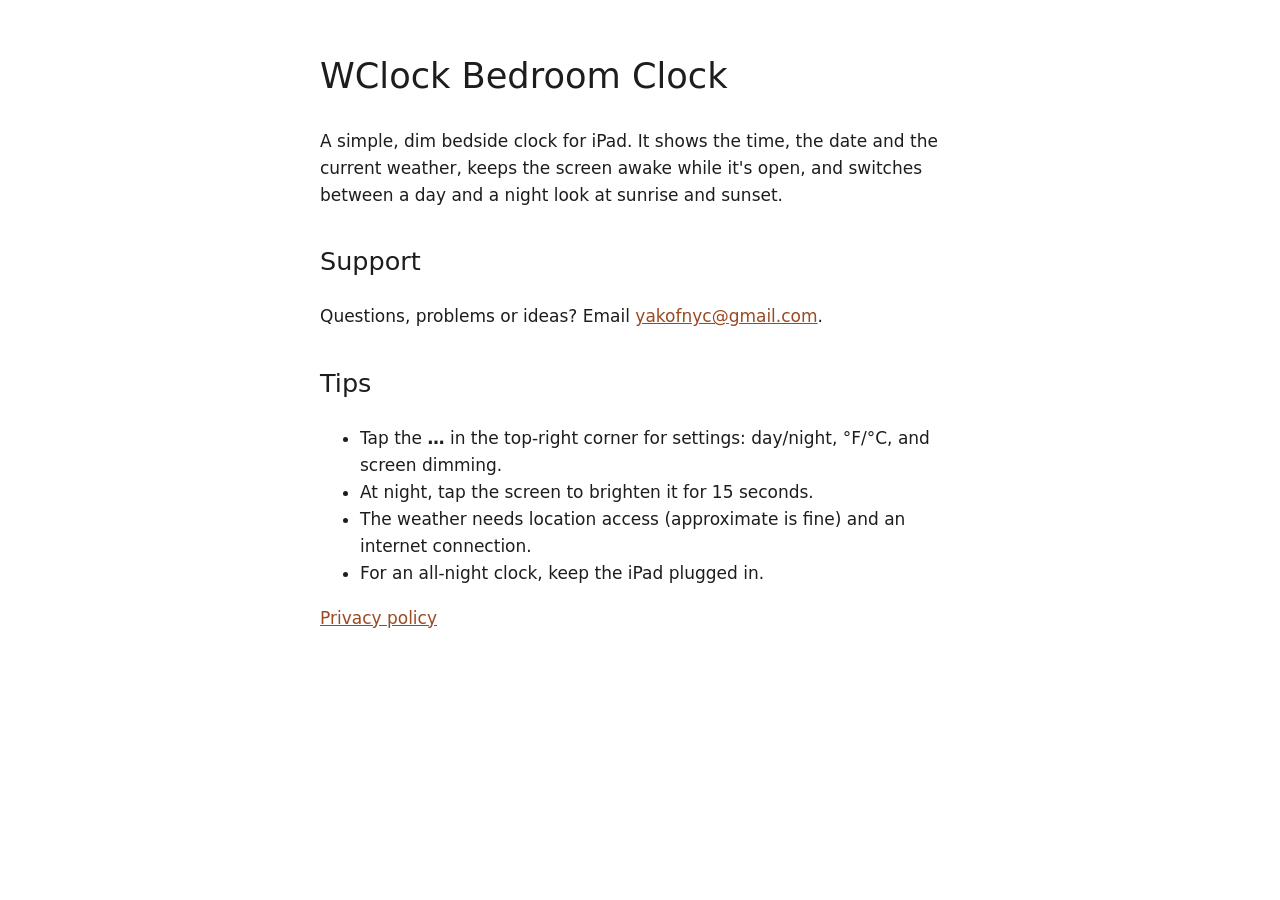
<file: docs/index.html>
<!doctype html>
<html lang="en">
<head>
<meta charset="utf-8">
<meta name="viewport" content="width=device-width, initial-scale=1">
<title>WClock Bedroom Clock – Support</title>
<link rel="stylesheet" href="style.css">
</head>
<body>
<h1>WClock Bedroom Clock</h1>
<p>A simple, dim bedside clock for iPad. It shows the time, the date and the current weather, keeps the screen awake while it's open, and switches between a day and a night look at sunrise and sunset.</p>

<h2>Support</h2>
<p>Questions, problems or ideas? Email <a href="mailto:yakofnyc@gmail.com">yakofnyc@gmail.com</a>.</p>

<h2>Tips</h2>
<ul>
  <li>Tap the <b>…</b> in the top-right corner for settings: day/night, °F/°C, and screen dimming.</li>
  <li>At night, tap the screen to brighten it for 15 seconds.</li>
  <li>The weather needs location access (approximate is fine) and an internet connection.</li>
  <li>For an all-night clock, keep the iPad plugged in.</li>
</ul>

<p><a href="privacy.html">Privacy policy</a></p>
</body>
</html>
</file>
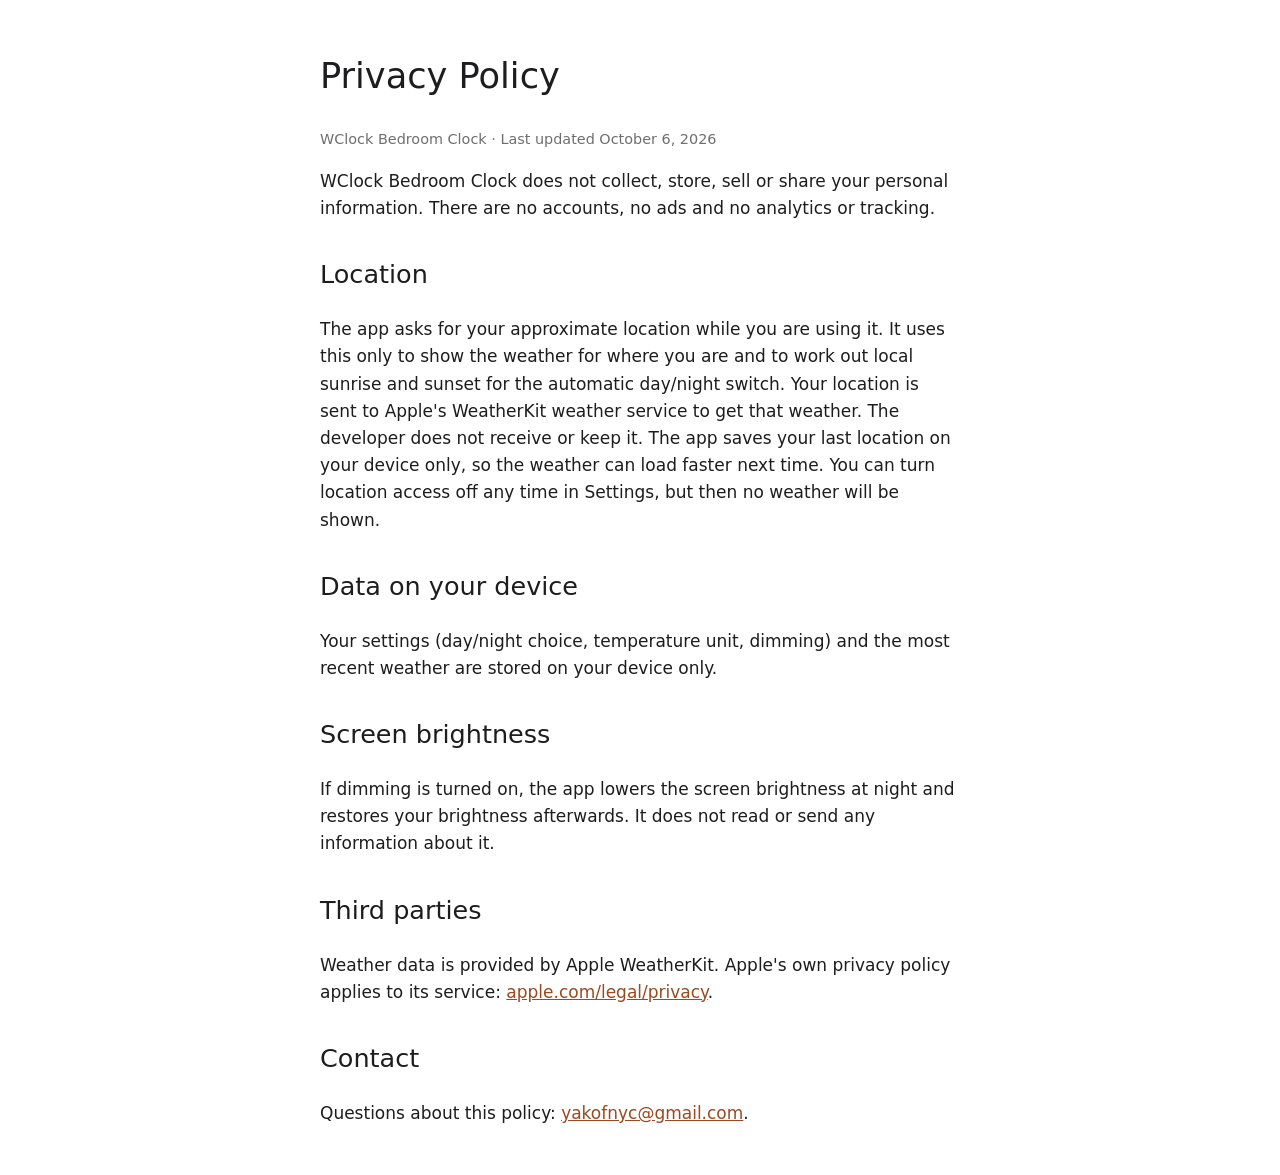
<file: docs/privacy.html>
<!doctype html>
<html lang="en">
<head>
<meta charset="utf-8">
<meta name="viewport" content="width=device-width, initial-scale=1">
<title>WClock Bedroom Clock – Privacy Policy</title>
<link rel="stylesheet" href="style.css">
</head>
<body>
<h1>Privacy Policy</h1>
<p class="muted">WClock Bedroom Clock · Last updated October 6, 2026</p>

<p>WClock Bedroom Clock does not collect, store, sell or share your personal information. There are no accounts, no ads and no analytics or tracking.</p>

<h2>Location</h2>
<p>The app asks for your approximate location while you are using it. It uses this only to show the weather for where you are and to work out local sunrise and sunset for the automatic day/night switch. Your location is sent to Apple's WeatherKit weather service to get that weather. The developer does not receive or keep it. The app saves your last location on your device only, so the weather can load faster next time. You can turn location access off any time in Settings, but then no weather will be shown.</p>

<h2>Data on your device</h2>
<p>Your settings (day/night choice, temperature unit, dimming) and the most recent weather are stored on your device only.</p>

<h2>Screen brightness</h2>
<p>If dimming is turned on, the app lowers the screen brightness at night and restores your brightness afterwards. It does not read or send any information about it.</p>

<h2>Third parties</h2>
<p>Weather data is provided by Apple WeatherKit. Apple's own privacy policy applies to its service: <a href="https://www.apple.com/legal/privacy/">apple.com/legal/privacy</a>.</p>

<h2>Contact</h2>
<p>Questions about this policy: <a href="mailto:yakofnyc@gmail.com">yakofnyc@gmail.com</a>.</p>
</body>
</html>
</file>
<file: docs/style.css>
body { font: 17px/1.6 -apple-system, system-ui, sans-serif; max-width: 640px; margin: 3rem auto; padding: 0 1.25rem; color: #1d1d1f; background: #fff; }
h1 { font-weight: 300; font-size: 2.2rem; }
h2 { font-weight: 500; margin-top: 2rem; }
a { color: #9a4a22; }
.muted { color: #6e6e73; font-size: .9rem; }
@media (prefers-color-scheme: dark) { body { color: #f2ede0; background: #121214; } .muted { color: #a1a1a6; } a { color: #e08a5a; } }
</file>
